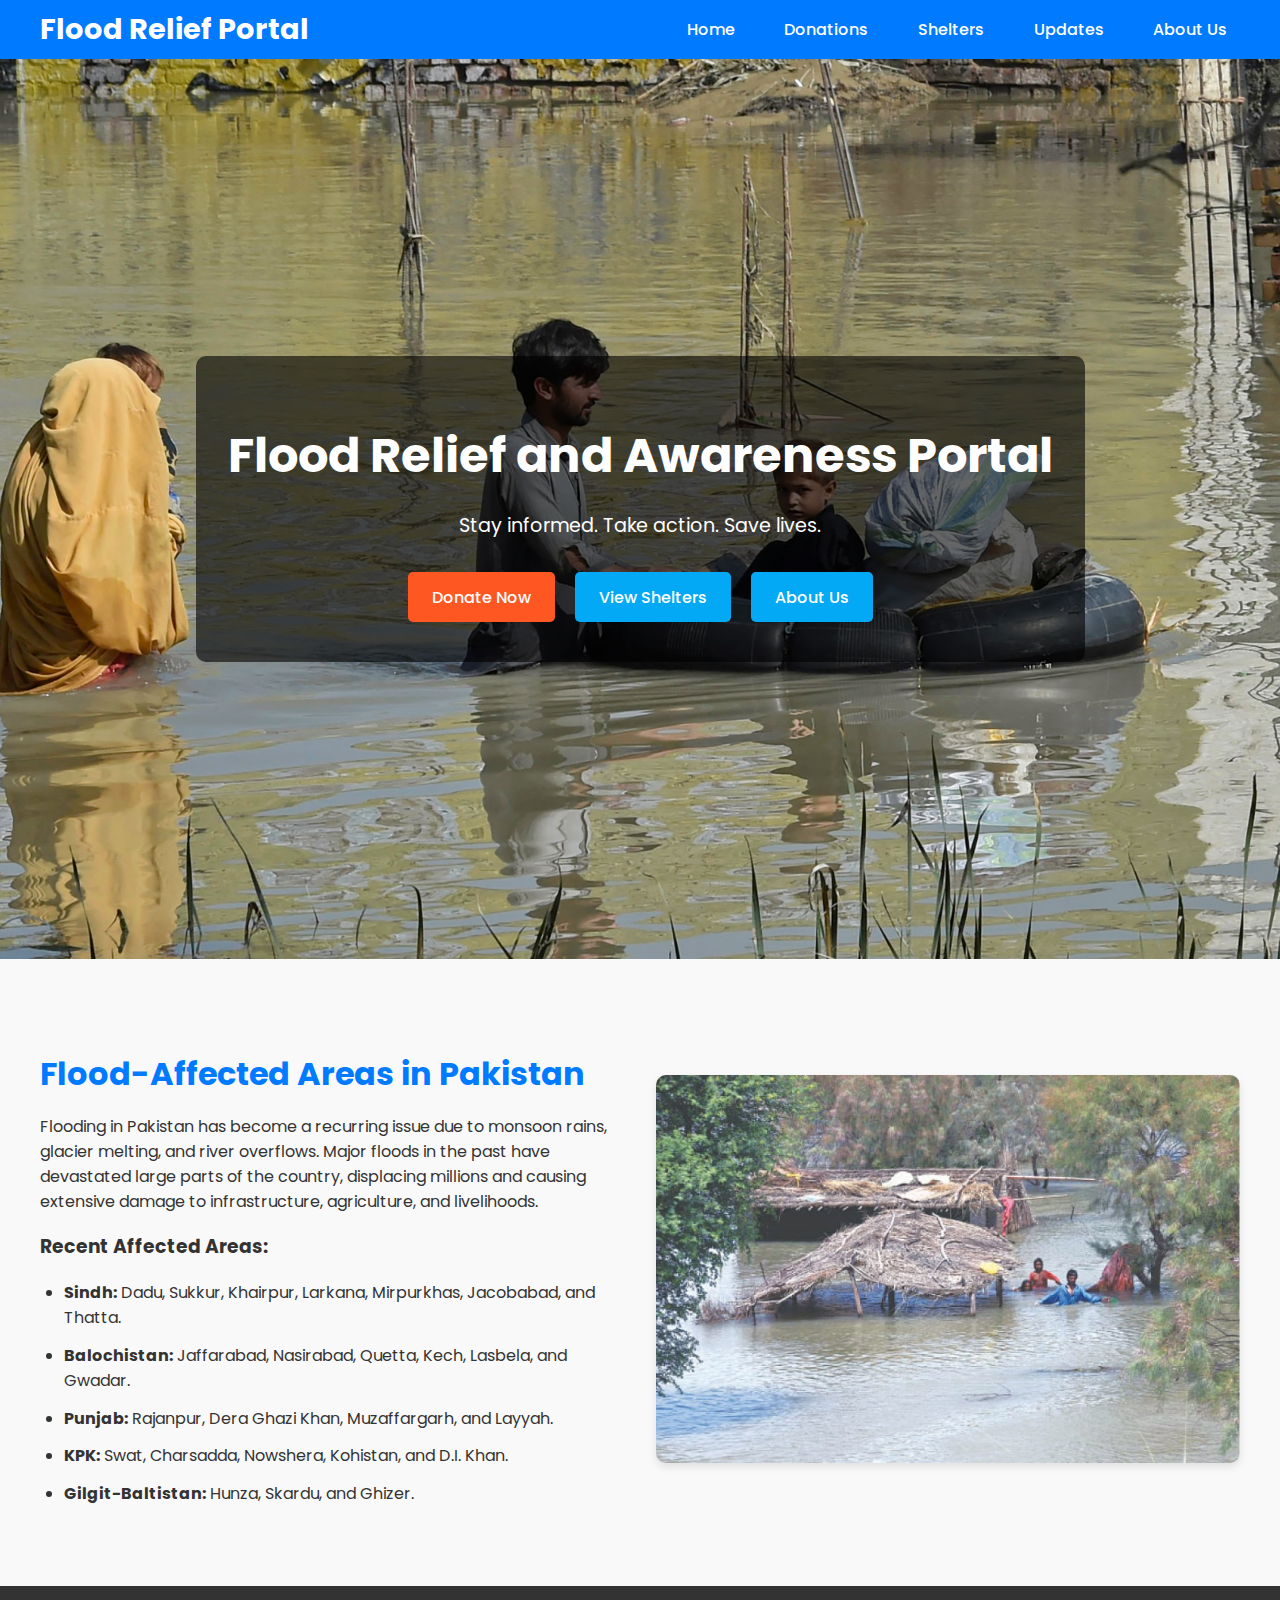
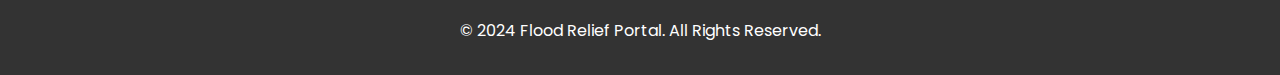
<file: index.html>
﻿<!DOCTYPE html>
<html lang="en">
<head>
    <meta charset="UTF-8">
    <meta name="viewport" content="width=device-width, initial-scale=1.0">
    <title>Flood Relief Portal - Home</title>
    <link rel="stylesheet" href="main-styles.css">
    <link href="https://fonts.googleapis.com/css2?family=Poppins:wght@300;500;700&display=swap" rel="stylesheet">
</head>
<body>
    <!-- Header -->
    <header>
        <div class="header-container">
            <div class="logo">
                <a href="index.html">Flood Relief Portal</a>
            </div>
            <nav class="navbar">
                <ul>
                    <li><a href="index.html">Home</a></li>
                    
                    <li><a href="donation.html">Donations</a></li>
                    <li><a href="shelters.html">Shelters</a></li>
                    <li><a href="updates.html">Updates</a></li>
                    <li><a href="about.html">About Us</a></li>
                </ul>
            </nav>
        </div>
    </header>

    <!-- Hero Section -->
    <section class="hero">
        <div class="hero-overlay">
            <h1>Flood Relief and Awareness Portal</h1>
            <p>Stay informed. Take action. Save lives.</p>
            <div class="hero-buttons">
                <a href="donation.html" class="btn primary">Donate Now</a>
                <a href="shelters.html" class="btn secondary">View Shelters</a>
                <a href="about.html" class="btn secondary">About Us</a>
            </div>
        </div>
    </section>

    <!-- About Section -->
    <section id="about-portal" class="about-section">
        <div class="about-container">
            <div class="about-text">
                <h2>Flood-Affected Areas in Pakistan</h2>
                <p>
                    Flooding in Pakistan has become a recurring issue due to monsoon rains, glacier melting, and river overflows. Major floods in the past have devastated large parts of the country, displacing millions and causing extensive damage to infrastructure, agriculture, and livelihoods.
                </p>
                <h3>Recent Affected Areas:</h3>
                <ul>
                    <li><strong>Sindh:</strong> Dadu, Sukkur, Khairpur, Larkana, Mirpurkhas, Jacobabad, and Thatta.</li>
                    <li><strong>Balochistan:</strong> Jaffarabad, Nasirabad, Quetta, Kech, Lasbela, and Gwadar.</li>
                    <li><strong>Punjab:</strong> Rajanpur, Dera Ghazi Khan, Muzaffargarh, and Layyah.</li>
                    <li><strong>KPK:</strong> Swat, Charsadda, Nowshera, Kohistan, and D.I. Khan.</li>
                    <li><strong>Gilgit-Baltistan:</strong> Hunza, Skardu, and Ghizer.</li>
                </ul>
            </div>
            <div class="about-image">
                <img src="2 img.jpg" alt="Flood-Affected Areas">
            </div>
        </div>
    </section>

    <!-- Footer -->
    <footer>
        <p>&copy; 2024 Flood Relief Portal. All Rights Reserved.</p>
    </footer>
</body>
</html>
</file>
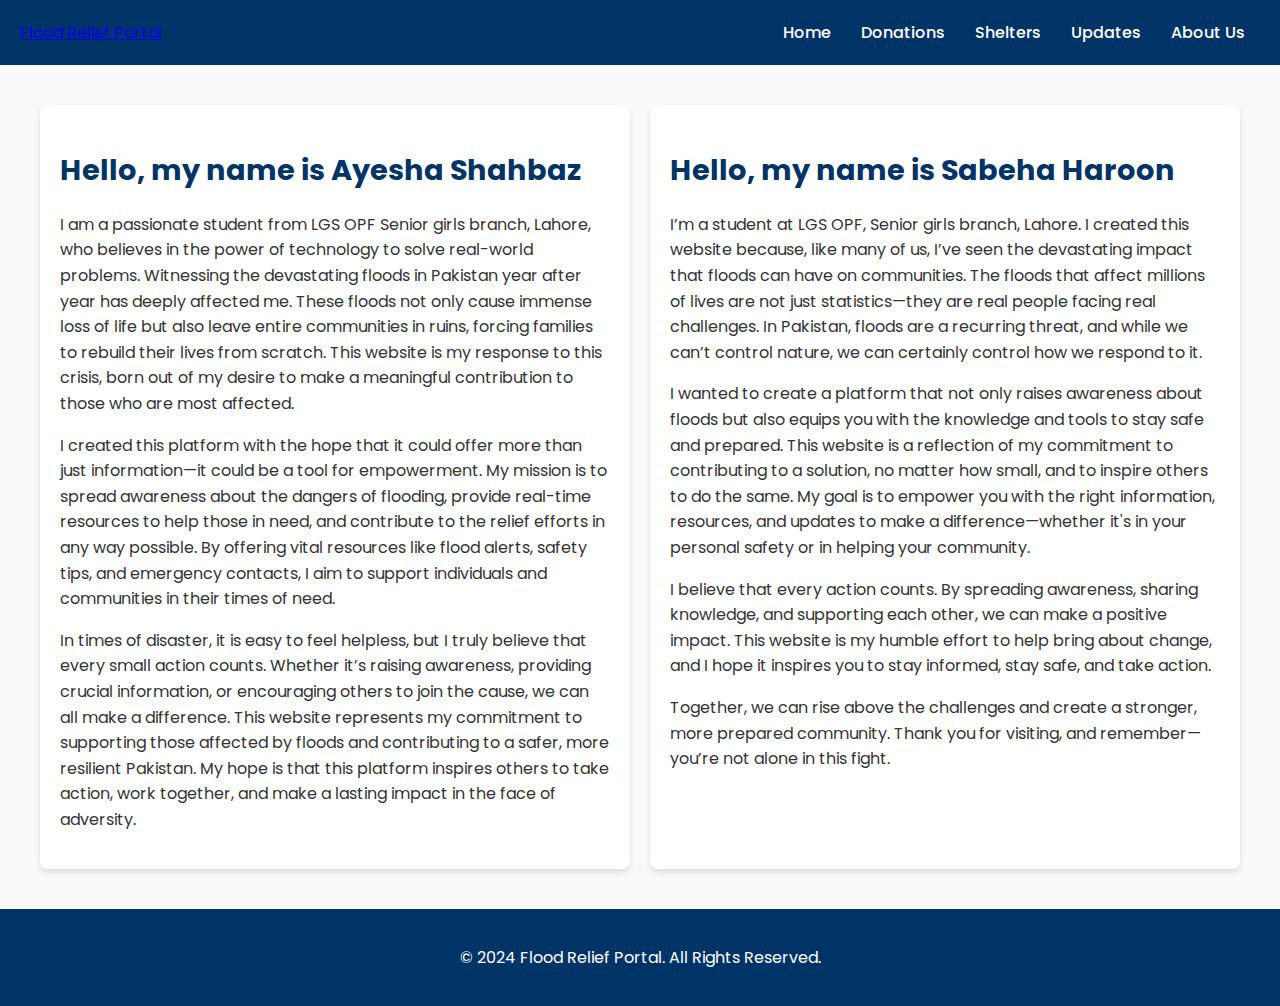
<file: about.html>
﻿<!DOCTYPE html>
<html lang="en">
<head>
    <meta charset="UTF-8">
    <meta name="viewport" content="width=device-width, initial-scale=1.0">
    <title>Flood Relief Portal - About Us</title>
    <link rel="stylesheet" href="about-styles.css">
    <link href="https://fonts.googleapis.com/css2?family=Poppins:wght@300;500;700&display=swap" rel="stylesheet">
</head>
<body>
    <!-- Header -->
    <header>
        <div class="header-container">
            <div class="logo">
                <a href="index.html">Flood Relief Portal</a>
            </div>
            <nav class="navbar">
                <ul>
                    <li><a href="index.html">Home</a></li>
                    <li><a href="donation.html">Donations</a></li>
                    <li><a href="shelters.html">Shelters</a></li>
                    <li><a href="updates.html">Updates</a></li>
                    <li><a href="about.html">About Us</a></li>
                </ul>
            </nav>
        </div>
    </header>

    <!-- About Us Section -->
    <section class="about-section">
        <div class="content-container">
            <!-- Left Side -->
            <div class="left-content">
                <h2>Hello, my name is Ayesha Shahbaz</h2>
                <p>
                    I am a passionate student from LGS OPF Senior girls branch, Lahore,  who believes in the power of technology to solve real-world problems.
                    Witnessing the devastating floods in Pakistan year after year has deeply affected me. These floods
                    not only cause immense loss of life but also leave entire communities in ruins, forcing families to
                    rebuild their lives from scratch. This website is my response to this crisis, born out of my desire
                    to make a meaningful contribution to those who are most affected.
                </p>
                <p>
                    I created this platform with the hope that it could offer more than just information—it could be a
                    tool for empowerment. My mission is to spread awareness about the dangers of flooding, provide
                    real-time resources to help those in need, and contribute to the relief efforts in any way possible.
                    By offering vital resources like flood alerts, safety tips, and emergency contacts, I aim to support
                    individuals and communities in their times of need.
                </p>
                <p>
                    In times of disaster, it is easy to feel helpless, but I truly believe that every small action counts.
                    Whether it’s raising awareness, providing crucial information, or encouraging others to join the cause,
                    we can all make a difference. This website represents my commitment to supporting those affected by floods
                    and contributing to a safer, more resilient Pakistan. My hope is that this platform inspires others to
                    take action, work together, and make a lasting impact in the face of adversity.
                </p>
            </div>

            <!-- Right Side -->
            <div class="right-content">
                <h2>Hello, my name is Sabeha Haroon</h2>
                <p>
                    I’m a student at LGS OPF, Senior girls branch, Lahore. I created this website because, like many of us, I’ve seen the devastating
                    impact that floods can have on communities. The floods that affect millions of lives are not just
                    statistics—they are real people facing real challenges. In Pakistan, floods are a recurring threat,
                    and while we can’t control nature, we can certainly control how we respond to it.
                </p>
                <p>
                    I wanted to create a platform that not only raises awareness about floods but also equips you with the
                    knowledge and tools to stay safe and prepared. This website is a reflection of my commitment to
                    contributing to a solution, no matter how small, and to inspire others to do the same. My goal is to
                    empower you with the right information, resources, and updates to make a difference—whether it's in
                    your personal safety or in helping your community.
                </p>
                <p>
                    I believe that every action counts. By spreading awareness, sharing knowledge, and supporting each other,
                    we can make a positive impact. This website is my humble effort to help bring about change, and I hope
                    it inspires you to stay informed, stay safe, and take action.
                </p>
                <p>
                    Together, we can rise above the challenges and create a stronger, more prepared community. Thank you for
                    visiting, and remember—you’re not alone in this fight.
                </p>
            </div>
        </div>
    </section>

    <!-- Footer -->
    <footer>
        <p>&copy; 2024 Flood Relief Portal. All Rights Reserved.</p>
    </footer>
</body>
</html>
</file>
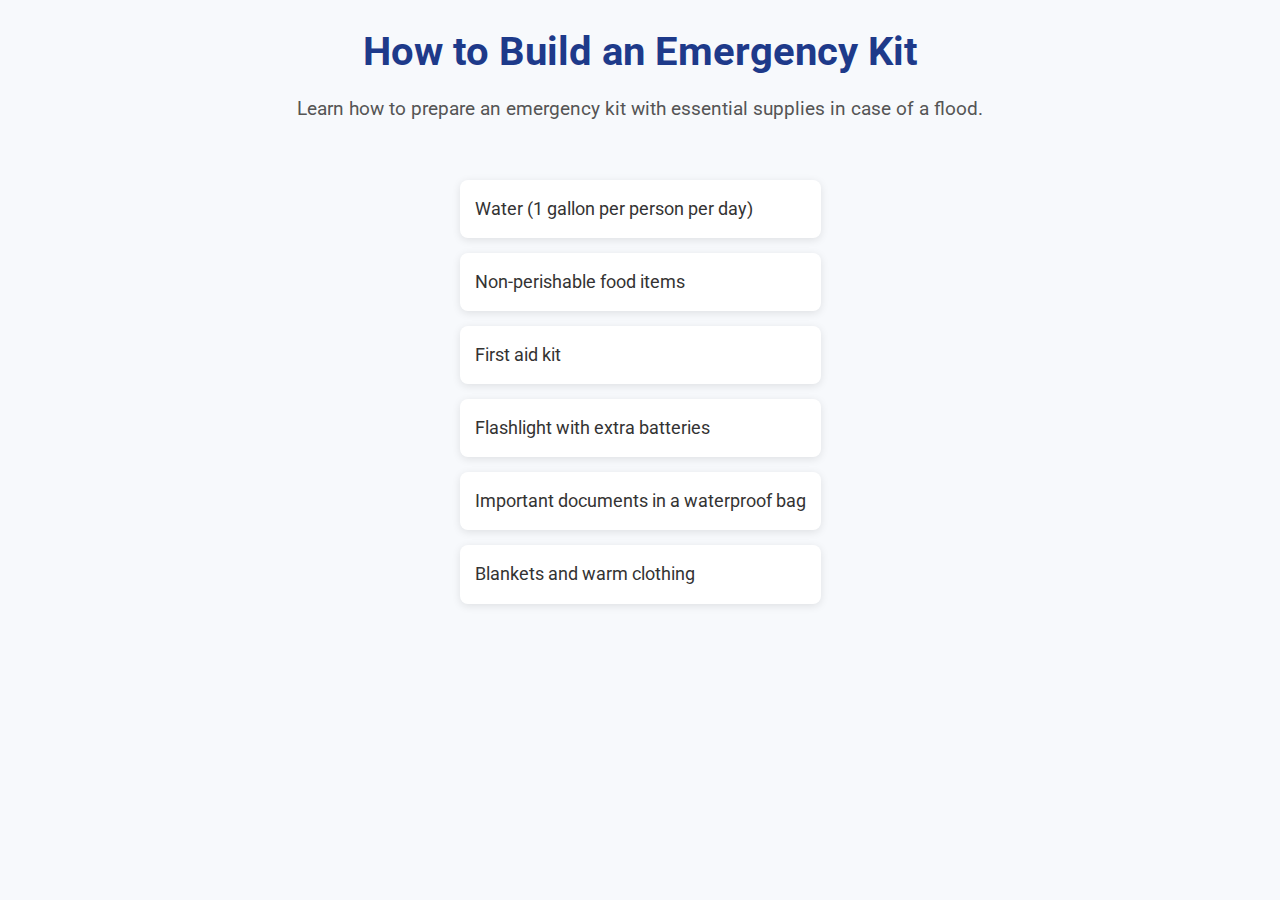
<file: build-emergency-kit.html>
﻿<!DOCTYPE html>
<html lang="en">
<head>
    <meta charset="UTF-8">
    <meta name="viewport" content="width=device-width, initial-scale=1.0">
    <title>How to Build an Emergency Kit</title>
    <link href="https://fonts.googleapis.com/css2?family=Roboto:wght@400;500;700&display=swap" rel="stylesheet">
    <link rel="stylesheet" href="emergencykit.css">
</head>
<body>
    <div class="container">
        <header>
            <h1>How to Build an Emergency Kit</h1>
            <p class="intro">Learn how to prepare an emergency kit with essential supplies in case of a flood.</p>
        </header>

        <section class="kit-list">
            <ul>
                <li>Water (1 gallon per person per day)</li>
                <li>Non-perishable food items</li>
                <li>First aid kit</li>
                <li>Flashlight with extra batteries</li>
                <li>Important documents in a waterproof bag</li>
                <li>Blankets and warm clothing</li>
            </ul>
        </section>
    </div>
</body>
</html>
</file>
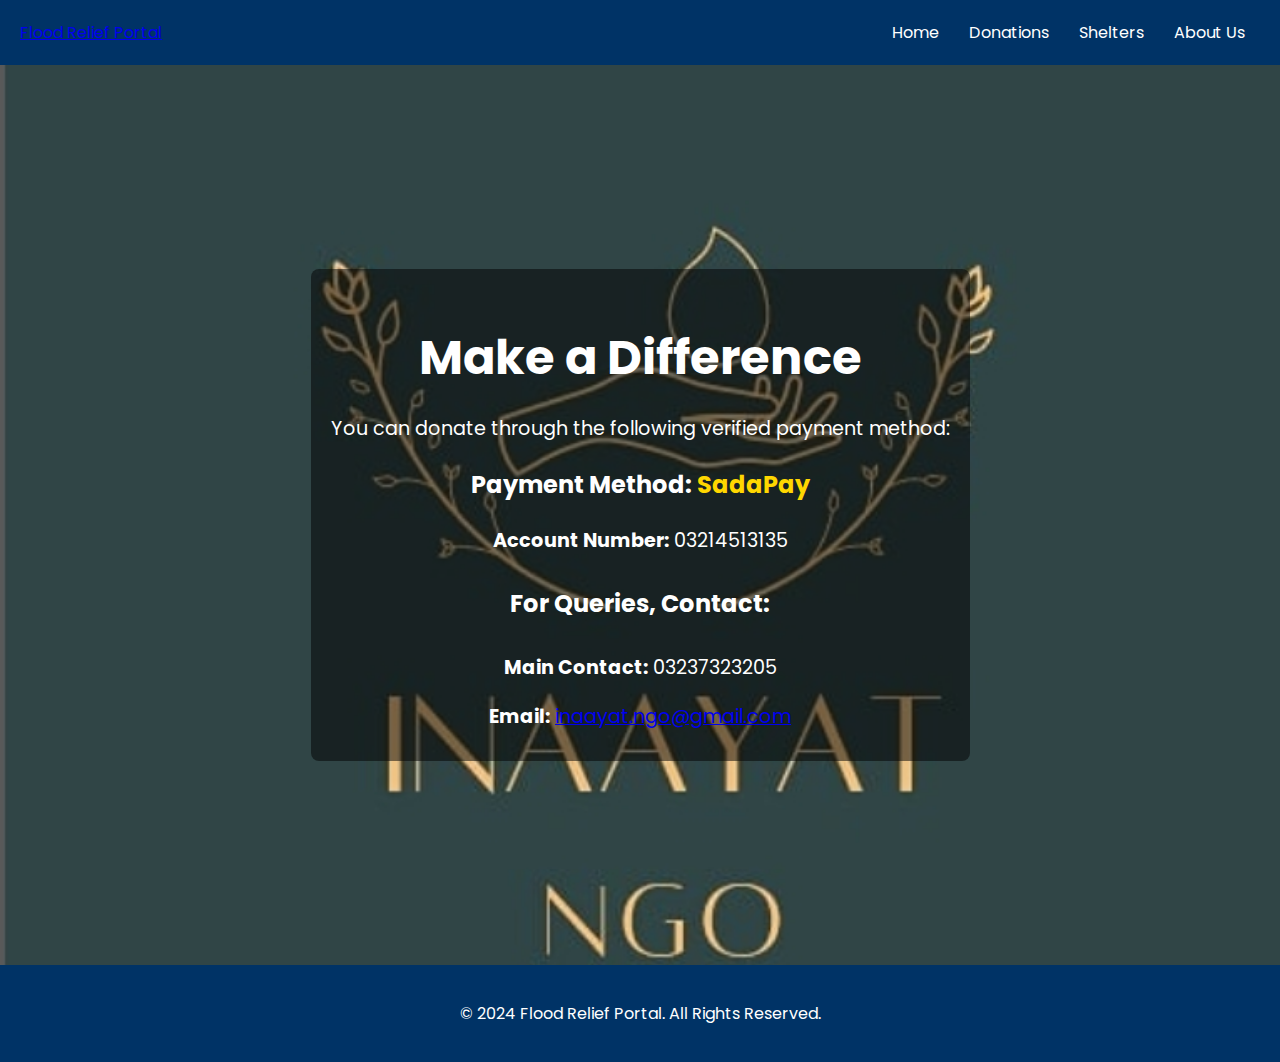
<file: donation.html>
﻿<!DOCTYPE html>
<html lang="en">
<head>
    <meta charset="UTF-8">
    <meta name="viewport" content="width=device-width, initial-scale=1.0">
    <title>Flood Relief Portal - Donate</title>
    <link rel="stylesheet" href="donation-styles.css">
    <link href="https://fonts.googleapis.com/css2?family=Poppins:wght@300;500;700&display=swap" rel="stylesheet">
</head>
<body>
    <!-- Header -->
    <header>
        <div class="header-container">
            <div class="logo">
                <a href="index.html">Flood Relief Portal</a>
            </div>
            <nav class="navbar">
                <ul>
                    <li><a href="index.html">Home</a></li>
                    <li><a href="donation.html">Donations</a></li>
                    <li><a href="shelters.html">Shelters</a></li>
                    <li><a href="#about-us">About Us</a></li>
                </ul>
            </nav>
        </div>
    </header>

    <!-- Hero Section with Sliding Images and Overlay Text -->
    <div class="hero-slider">
        <div class="overlay">
            <h1>Make a Difference</h1>
            <p>You can donate through the following verified payment method:</p>
            <h3>Payment Method: <span>SadaPay</span></h3>
            <p><strong>Account Number:</strong> 03214513135</p>
            <h4>For Queries, Contact:</h4>
            <p><strong>Main Contact:</strong> 03237323205</p>
            <p><strong>Email:</strong> <a href="mailto:inaayat.ngo@gmail.com">inaayat.ngo@gmail.com</a></p>
        </div>
        <div class="slides">
            <div class="slide" style="background-image: url('inayaat 1 img.jpeg');"></div>

            <div class="slide" style="background-image: url('inayaat 2 img.JPG');"></div>

            <div class="slide" style="background-image: url('inayaat 3 img.JPG');"></div>
        </div>
    </div>

    <!-- Footer -->
    <footer>
        <p>&copy; 2024 Flood Relief Portal. All Rights Reserved.</p>
    </footer>

    <!-- JavaScript for Slider -->
    <script>
        const slides = document.querySelectorAll('.slide');
        let currentSlide = 0;

        function startSlider() {
            setInterval(() => {
                slides.forEach((slide, index) => {
                    slide.style.transform = `translateX(${(index - currentSlide) * 100}%)`;
                });
                currentSlide = (currentSlide + 1) % slides.length;
            }, 5000); // Change slide every 5 seconds
        }

        startSlider();
    </script>
</body>
</html>
</file>
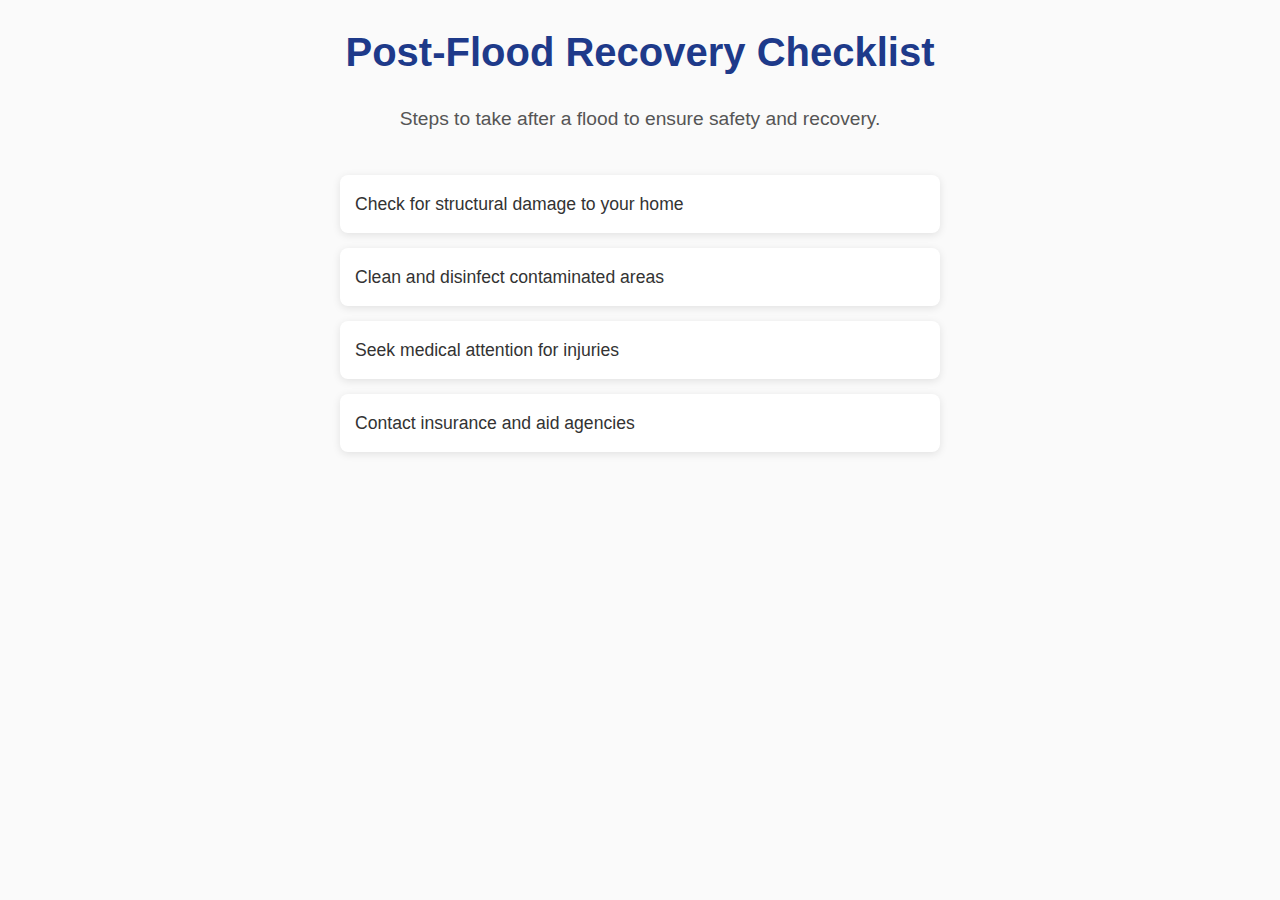
<file: post-flood-recovery.html>
﻿<!DOCTYPE html>
<html lang="en">
<head>
    <meta charset="UTF-8">
    <meta name="viewport" content="width=device-width, initial-scale=1.0">
    <title>Post-Flood Recovery Checklist</title>

    <!-- Link to the external CSS file -->
    <link rel="stylesheet" href="post-flood-recovery.css">
</head>
<body>
    <h1>Post-Flood Recovery Checklist</h1>
    <p>Steps to take after a flood to ensure safety and recovery.</p>
    <ul>
        <li>Check for structural damage to your home</li>
        <li>Clean and disinfect contaminated areas</li>
        <li>Seek medical attention for injuries</li>
        <li>Contact insurance and aid agencies</li>
    </ul>
</body>
</html>
</file>
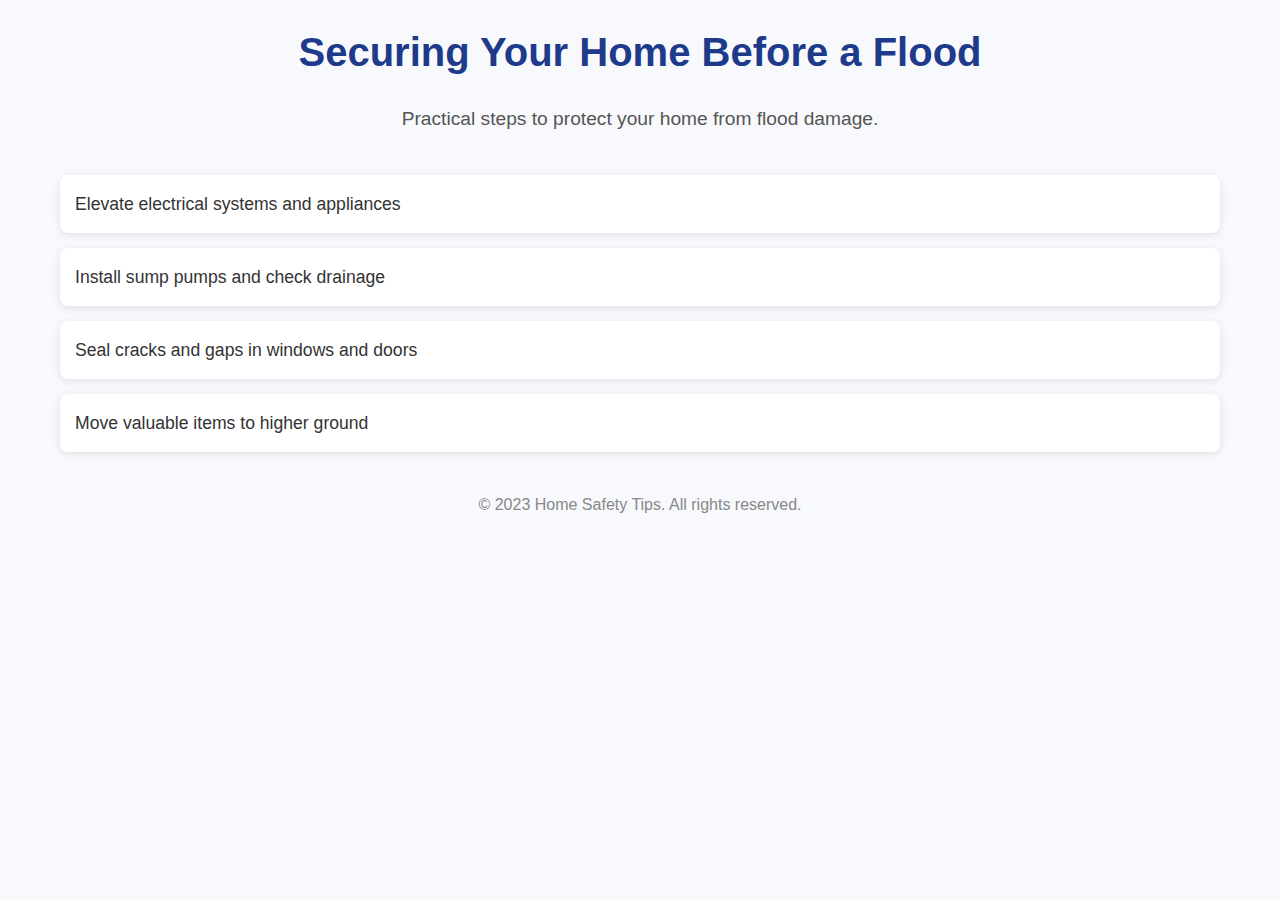
<file: securing-home.html>
﻿<!DOCTYPE html>
<html lang="en">
<head>
    <meta charset="UTF-8">
    <meta name="viewport" content="width=device-width, initial-scale=1.0">
    <title>Securing Your Home Before a Flood</title>
    <!-- Link to External CSS -->
    <link rel="stylesheet" href="style.css">
</head>
<body>
    <h1>Securing Your Home Before a Flood</h1>
    <p>Practical steps to protect your home from flood damage.</p>
    <ul>
        <li>Elevate electrical systems and appliances</li>
        <li>Install sump pumps and check drainage</li>
        <li>Seal cracks and gaps in windows and doors</li>
        <li>Move valuable items to higher ground</li>
    </ul>
    <footer>
        &copy; 2023 Home Safety Tips. All rights reserved.
    </footer>
</body>
</html>
</file>
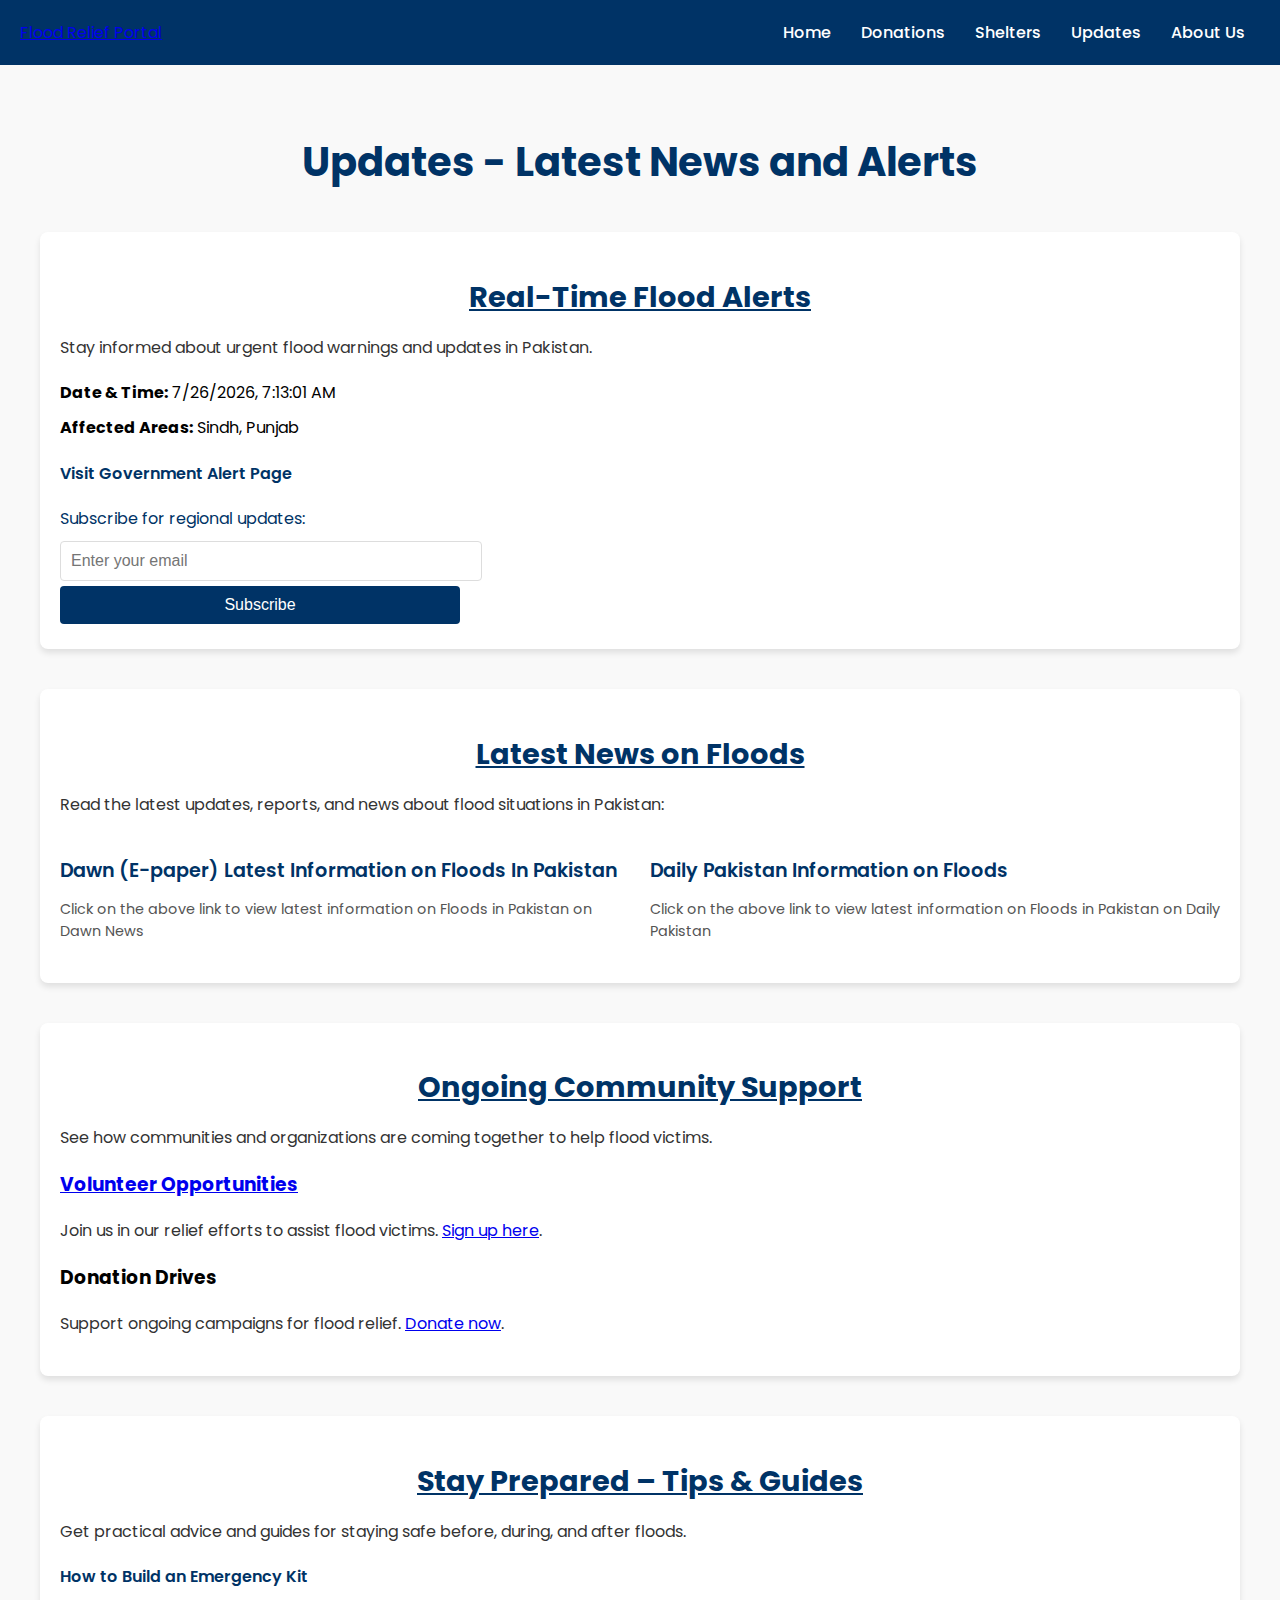
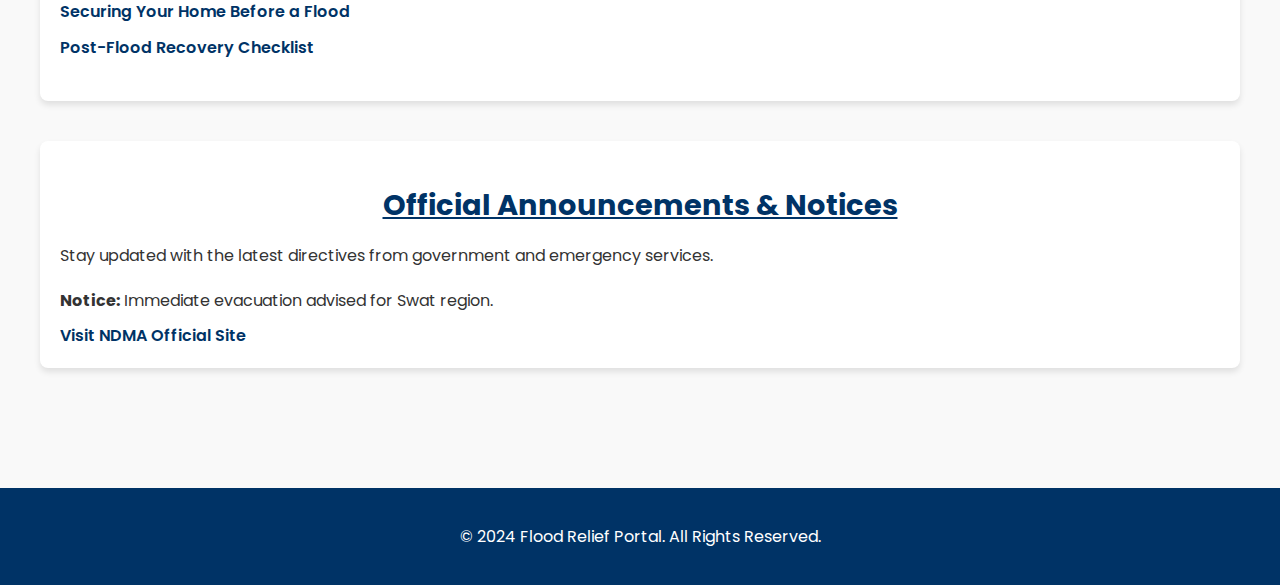
<file: updates.html>
﻿<!DOCTYPE html>
<html lang="en">
<head>
    <meta charset="UTF-8">
    <meta name="viewport" content="width=device-width, initial-scale=1.0">
    <title>Flood Relief Portal - Updates</title>
    <link rel="stylesheet" href="updates-styles.css">
    <link href="https://fonts.googleapis.com/css2?family=Poppins:wght@300;500;700&display=swap" rel="stylesheet">
    <script>
        // JavaScript to display the current date and time dynamically
        window.onload = function() {
            const dateTime = new Date();
            const dateElement = document.getElementById("current-date-time");
            dateElement.innerHTML = dateTime.toLocaleString();
        };
    </script>
</head>
<body>
    <!-- Header -->
    <header>
        <div class="header-container">
            <div class="logo">
                <a href="index.html">Flood Relief Portal</a>
            </div>
            <nav class="navbar">
                <ul>
                    <li><a href="index.html">Home</a></li>
                    <li><a href="donation.html">Donations</a></li>
                    <li><a href="shelters.html">Shelters</a></li>
                    <li><a href="updates.html">Updates</a></li>
                    <li><a href="about.html">About Us</a></li>
                </ul>
            </nav>
        </div>
    </header>

    <!-- Updates Section -->
    <section class="updates-section">
        <h1>Updates - Latest News and Alerts</h1>

        <!-- Latest Flood Alerts -->
        <div class="update-category">
            <h2>Real-Time Flood Alerts</h2>
            <p>Stay informed about urgent flood warnings and updates in Pakistan.</p>
            <div class="alert-container">
                <ul>
                    <li><strong>Date & Time:</strong> <span id="current-date-time"></span></li>
                    <li><strong>Affected Areas:</strong> Sindh, Punjab</li>
                </ul>
                <a href="https://www.pmd.gov.pk/" target="_blank">Visit Government Alert Page</a>
                <form action="mailto:greenaeronautics511@gmail.com" method="post" enctype="text/plain">
                    <label for="subscribe">Subscribe for regional updates:</label>
                    <input type="email" id="subscribe" name="email" placeholder="Enter your email" required>
                    <button type="submit">Subscribe</button>
                </form>
            </div>
        </div>

        <!-- Flood News & Developments -->
        <div class="update-category">
            <h2>Latest News on Floods</h2>
            <p>Read the latest updates, reports, and news about flood situations in Pakistan: </p>
            <div class="news-container">
                <div class="news-item">
                    <h3><a href="https://www.dawn.com/search?cx=016184311056644083324%3Aa1i8yd7zymy&cof=FORID%3A10&ie=UTF-8&q=flood+pakistan" target="_blank">Dawn (E-paper) Latest Information on Floods In Pakistan </a></h3>
                    <p>Click on the above link to view latest information on Floods in Pakistan on Dawn News</p>
                </div>
                
                <div class="news-item">
                    <h3><a href="https://en.dailypakistan.com.pk/?s=flood+pakistan" target="_blank">Daily Pakistan Information on Floods</a></h3>
                    <p>Click on the above link to view latest information on Floods in Pakistan on Daily Pakistan</p>
                </div>
            </div>
        </div>

        <!-- Community & Relief Efforts -->
        <div class="update-category">
            <h2>Ongoing Community Support</h2>
            <p>See how communities and organizations are coming together to help flood victims.</p>
            <div class="community-container">
                <div>
                    <h3><a href="volunteer-signup.html">Volunteer Opportunities</a></h3>
                    <p>Join us in our relief efforts to assist flood victims. <a href="volunteer-signup.html">Sign up here</a>.</p>
                </div>
                <div>
                    <h3>Donation Drives</h3>
                    <p>Support ongoing campaigns for flood relief. <a href="donation.html">Donate now</a>.</p>
                </div>
                
            </div>
        </div>

        <!-- Flood Preparedness & Tips -->
        <div class="update-category">
            <h2>Stay Prepared – Tips & Guides</h2>
            <p>Get practical advice and guides for staying safe before, during, and after floods.</p>
            <div class="tips-container">
                <ul>
                    <li><a href="build-emergency-kit.html">How to Build an Emergency Kit</a></li>
                    <li><a href="securing-home.html">Securing Your Home Before a Flood</a></li>
                    <li><a href="post-flood-recovery.html">Post-Flood Recovery Checklist</a></li>
                </ul>
            </div>
        </div>

        <!-- Government and Emergency Notices -->
        <div class="update-category">
            <h2>Official Announcements & Notices</h2>
            <p>Stay updated with the latest directives from government and emergency services.</p>
            <div class="notice-container">
                <div>
                    <strong>Notice:</strong> Immediate evacuation advised for Swat region.
                </div>
                <a href="https://www.ndma.gov.pk/" target="_blank">Visit NDMA Official Site</a>
            </div>
        </div>
    </section>

    <!-- Footer -->
    <footer>
        <p>&copy; 2024 Flood Relief Portal. All Rights Reserved.</p>
    </footer>
</body>
</html>
</file>
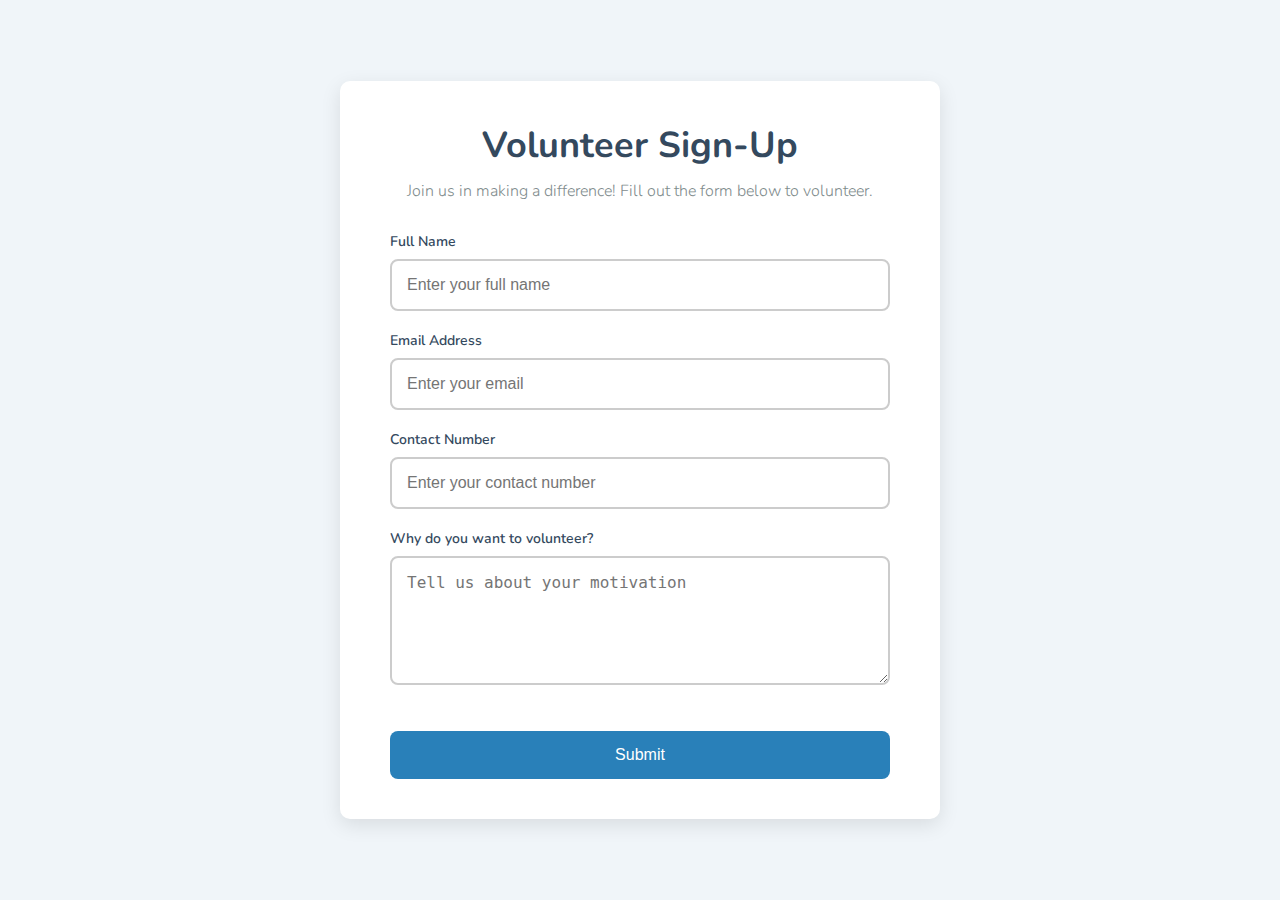
<file: volunteer-signup.html>
﻿<!DOCTYPE html>
<html lang="en">
<head>
    <meta charset="UTF-8">
    <meta name="viewport" content="width=device-width, initial-scale=1.0">
    <title>Volunteer Sign-Up</title>
    <!-- Link to the external CSS file -->
    <link href="https://fonts.googleapis.com/css2?family=Nunito:wght@300;400;600&display=swap" rel="stylesheet">
    <link rel="stylesheet" href="volunteering.css">
</head>
<body>
    <div class="container">
        <div class="header">
            <h1>Volunteer Sign-Up</h1>
            <p class="subtitle">Join us in making a difference! Fill out the form below to volunteer.</p>
        </div>
        <form action="mailto:greenaeronautics511@gmail.com" method="post" enctype="text/plain">
            <div class="form-group">
                <label for="name">Full Name</label>
                <input type="text" id="name" name="name" required placeholder="Enter your full name">
            </div>

            <div class="form-group">
                <label for="email">Email Address</label>
                <input type="email" id="email" name="email" required placeholder="Enter your email">
            </div>

            <div class="form-group">
                <label for="contact">Contact Number</label>
                <input type="tel" id="contact" name="contact" required placeholder="Enter your contact number">
            </div>

            <div class="form-group">
                <label for="message">Why do you want to volunteer?</label>
                <textarea id="message" name="message" rows="5" required placeholder="Tell us about your motivation"></textarea>
            </div>

            <button type="submit" class="submit-btn">Submit</button>
        </form>
    </div>
</body>
</html>
</file>
<file: volunteering.css>
﻿/* styles.css */
* {
    margin: 0;
    padding: 0;
    box-sizing: border-box;
}

body {
    font-family: 'Nunito', sans-serif;
    background: #f0f5f9; /* Light grey background */
    display: flex;
    justify-content: center;
    align-items: center;
    height: 100vh;
}

.container {
    background-color: #fff;
    padding: 40px 50px;
    border-radius: 10px;
    box-shadow: 0 6px 20px rgba(0, 0, 0, 0.1);
    width: 100%;
    max-width: 600px;
    text-align: center;
}

.header h1 {
    font-size: 36px;
    color: #34495e; /* Dark blue-grey color */
    margin-bottom: 10px;
}

.subtitle {
    font-size: 16px;
    color: #7f8c8d;
    margin-bottom: 30px;
    font-weight: 300;
}

form {
    display: flex;
    flex-direction: column;
    gap: 20px;
}

.form-group {
    text-align: left;
}

label {
    font-size: 14px;
    font-weight: 600;
    color: #34495e;
    margin-bottom: 8px;
    display: block;
}

input, textarea {
    width: 100%;
    padding: 15px;
    font-size: 16px;
    border: 2px solid #ccc;
    border-radius: 8px;
    outline: none;
    transition: border-color 0.3s ease, box-shadow 0.3s ease;
}

    input:focus, textarea:focus {
        border-color: #2980b9; /* Blue border color */
        box-shadow: 0 0 8px rgba(41, 128, 185, 0.3);
    }

textarea {
    resize: vertical;
}

button.submit-btn {
    padding: 15px 30px;
    background-color: #2980b9; /* Blue color for the button */
    color: #fff;
    font-size: 16px;
    border: none;
    border-radius: 8px;
    cursor: pointer;
    transition: background-color 0.3s ease;
    margin-top: 20px;
}

    button.submit-btn:hover {
        background-color: #3498db; /* Lighter blue on hover */
    }

    button.submit-btn:active {
        background-color: #1f618d; /* Darker blue when clicked */
    }

    button.submit-btn:disabled {
        background-color: #bdc3c7;
        cursor: not-allowed;
    }
</file>
<file: main-styles.css>
﻿/* General Reset */
body {
    font-family: 'Poppins', sans-serif;
    margin: 0;
    padding: 0;
    box-sizing: border-box;
    color: #333;
}

a {
    text-decoration: none;
    color: inherit;
}

/* Header Styling */
header {
    background: #007bff;
    color: white;
    padding: 0.5rem 1rem;
    box-shadow: 0 2px 4px rgba(0, 0, 0, 0.1);
}

.header-container {
    display: flex;
    align-items: center;
    justify-content: space-between;
    max-width: 1200px;
    margin: 0 auto;
}

.logo a {
    font-size: 1.8rem;
    font-weight: bold;
    color: white;
}

.navbar ul {
    display: flex;
    list-style: none;
    margin: 0;
    padding: 0;
    gap: 1.5rem;
}

    .navbar ul li a {
        font-size: 1rem;
        font-weight: 500;
        padding: 0.5rem 0.8rem;
        color: white;
        border-radius: 5px;
        transition: background 0.3s ease;
    }

        .navbar ul li a:hover {
            background: rgba(255, 255, 255, 0.2);
        }

/* Hero Section */
.hero {
    position: relative;
    background: url('1 img.jpg') no-repeat center center/cover;
    height: 100vh;
    display: flex;
    align-items: center;
    justify-content: center;
    color: white;
    text-align: center;
}

.hero-overlay {
    background: rgba(0, 0, 0, 0.6); /* Dark overlay */
    padding: 2rem;
    border-radius: 10px;
}

.hero h1 {
    font-size: 3rem;
    margin-bottom: 1rem;
}

.hero p {
    font-size: 1.2rem;
    margin-bottom: 1.5rem;
}

.hero-buttons .btn {
    display: inline-block;
    margin: 0.5rem;
    padding: 0.8rem 1.5rem;
    font-size: 1rem;
    font-weight: 500;
    border-radius: 5px;
    transition: background 0.3s ease;
}

    .hero-buttons .btn.primary {
        background: #ff5722;
        color: white;
    }

        .hero-buttons .btn.primary:hover {
            background: #e64a19;
        }

    .hero-buttons .btn.secondary {
        background: #03a9f4;
        color: white;
    }

        .hero-buttons .btn.secondary:hover {
            background: #0288d1;
        }

/* About Section */
.about-section {
    padding: 4rem 2rem;
    background: #f9f9f9;
}

.about-container {
    display: flex;
    gap: 2rem;
    max-width: 1200px;
    margin: 0 auto;
    align-items: center;
}

.about-text {
    flex: 1;
    text-align: left;
}

    .about-text h2 {
        font-size: 2rem;
        color: #007bff;
        margin-bottom: 1rem;
    }

    .about-text ul {
        margin-top: 1rem;
        padding-left: 1.5rem;
    }

        .about-text ul li {
            margin-bottom: 0.8rem;
        }

.about-image {
    flex: 1;
}

    .about-image img {
        max-width: 100%;
        border-radius: 10px;
        box-shadow: 0 4px 8px rgba(0, 0, 0, 0.1);
    }

/* Footer */
footer {
    background: #333;
    color: white;
    text-align: center;
    padding: 1rem;
}
</file>
<file: about-styles.css>
﻿/* General Reset */
body {
    margin: 0;
    padding: 0;
    font-family: 'Poppins', sans-serif;
    background-color: #f9f9f9;
    overflow-x: hidden;
}

.header-container {
    display: flex;
    justify-content: space-between;
    align-items: center;
    padding: 20px;
    background-color: #003366;
    color: white;
}

.navbar ul {
    list-style: none;
    margin: 0;
    padding: 0;
    display: flex;
}

.navbar li {
    margin: 0 15px;
}

.navbar a {
    color: white;
    text-decoration: none;
    font-weight: 500;
}

.about-section {
    padding: 40px;
}

.content-container {
    display: flex;
    flex-wrap: wrap;
    justify-content: space-between;
    gap: 20px;
}

.left-content, .right-content {
    flex: 1;
    min-width: 45%;
    background-color: white;
    padding: 20px;
    border-radius: 8px;
    box-shadow: 0px 4px 6px rgba(0, 0, 0, 0.1);
}

    .left-content h2, .right-content h2 {
        font-size: 1.8rem;
        margin-bottom: 20px;
        color: #003366;
    }

    .left-content p, .right-content p {
        font-size: 1rem;
        line-height: 1.6;
        color: #333;
    }

footer {
    text-align: center;
    padding: 20px;
    background-color: #003366;
    color: white;
}
</file>
<file: emergencykit.css>
﻿/* Reset some default styling */
* {
    margin: 0;
    padding: 0;
    box-sizing: border-box;
}

/* Body Styling */
body {
    font-family: 'Roboto', sans-serif;
    background-color: #f7f9fc;
    color: #333;
    line-height: 1.6;
    padding: 20px;
    max-width: 1200px;
    margin: 0 auto;
}

/* Header Styling */
header {
    text-align: center;
    margin-bottom: 40px;
}

h1 {
    font-size: 2.5rem;
    color: #1e3a8a;
}

.intro {
    font-size: 1.2rem;
    color: #555;
    margin-top: 10px;
}

/* Kit List Styling */
section.kit-list {
    display: flex;
    justify-content: center;
    margin-top: 40px;
}

ul {
    list-style-type: none;
    padding: 0;
    max-width: 600px;
    margin: 0 auto;
}

    ul li {
        font-size: 1.1rem;
        background-color: #ffffff;
        margin: 15px 0;
        padding: 15px;
        border-radius: 8px;
        box-shadow: 0 2px 8px rgba(0, 0, 0, 0.1);
        transition: background-color 0.3s ease;
    }

        ul li:hover {
            background-color: #e0f7fa;
        }
</file>
<file: donation-styles.css>
﻿/* General Reset */
body {
    margin: 0;
    padding: 0;
    font-family: 'Poppins', sans-serif;
    overflow-x: hidden;
}

.header-container {
    display: flex;
    justify-content: space-between;
    align-items: center;
    padding: 20px;
    background-color: #003366;
    color: white;
}

.navbar ul {
    list-style: none;
    margin: 0;
    padding: 0;
    display: flex;
}

.navbar li {
    margin: 0 15px;
}

.navbar a {
    color: white;
    text-decoration: none;
}

.hero-slider {
    position: relative;
    height: 100vh;
    width: 100%;
    overflow: hidden;
    display: flex;
    align-items: safe center;
    justify-content: center;
}

.slides {
    display: flex;
    height: 100%;
    width: 100%;
    position: absolute;
}

.slide {
    min-width: 100%;
    height: 100%;
    background-size: cover;
    background-position: center;
    transition: transform 0.8s ease-in-out;
}

.overlay {
    position: absolute;
    z-index: 1;
    text-align: center;
    color: white;
    background-color: rgba(0, 0, 0, 0.5); /* Semi-transparent overlay */
    padding: 20px;
    border-radius: 8px;
}

    .overlay h1 {
        font-size: 3rem;
        margin-bottom: 20px;
    }

    .overlay p {
        font-size: 1.2rem;
        margin-bottom: 10px;
    }

    .overlay h3, .overlay h4 {
        font-size: 1.5rem;
    }

    .overlay span {
        color: #FFD700;
    }

footer {
    text-align: center;
    padding: 20px;
    background-color: #003366;
    color: white;
}
</file>
<file: post-flood-recovery.css>
﻿/* Reset some default styling */
* {
    margin: 0;
    padding: 0;
    box-sizing: border-box;
}

/* Body Styling */
body {
    font-family: 'Arial', sans-serif;
    background-color: #fafafa;
    color: #333;
    line-height: 1.6;
    padding: 20px;
    max-width: 1200px;
    margin: 0 auto;
}

/* Header Styling */
h1 {
    font-size: 2.5rem;
    color: #1e3a8a;
    text-align: center;
    margin-bottom: 20px;
}

/* Paragraph Styling */
p {
    font-size: 1.2rem;
    color: #555;
    text-align: center;
    margin-bottom: 40px;
}

/* Unordered List Styling */
ul {
    list-style-type: none;
    padding: 0;
    margin: 0 auto;
    max-width: 600px;
}

    ul li {
        font-size: 1.1rem;
        background-color: #ffffff;
        margin: 15px 0;
        padding: 15px;
        border-radius: 8px;
        box-shadow: 0 2px 8px rgba(0, 0, 0, 0.1);
        transition: background-color 0.3s ease;
    }

        ul li:hover {
            background-color: #e0f7fa;
        }
</file>
<file: style.css>
﻿/* Reset some default styling */
* {
    margin: 0;
    padding: 0;
    box-sizing: border-box;
}

/* Body Styling */
body {
    font-family: 'Arial', sans-serif;
    background-color: #f7f9fc;
    color: #333;
    line-height: 1.6;
    padding: 20px;
    max-width: 1200px;
    margin: 0 auto;
}

/* Header Styling */
h1 {
    font-size: 2.5rem;
    color: #1e3a8a;
    text-align: center;
    margin-bottom: 20px;
}

/* Paragraph Styling */
p {
    font-size: 1.2rem;
    color: #555;
    text-align: center;
    margin-bottom: 40px;
}

/* Unordered List Styling */
ul {
    list-style-type: none;
    padding: 0;
}

    ul li {
        font-size: 1.1rem;
        background-color: #ffffff;
        margin: 15px 0;
        padding: 15px;
        border-radius: 8px;
        box-shadow: 0 2px 8px rgba(0, 0, 0, 0.1);
        transition: background-color 0.3s ease;
    }

        ul li:hover {
            background-color: #e0f7fa;
        }

/* Footer Styling */
footer {
    text-align: center;
    margin-top: 40px;
    font-size: 1rem;
    color: #888;
}

    footer a {
        color: #1e3a8a;
        text-decoration: none;
    }

        footer a:hover {
            text-decoration: underline;
        }
</file>
<file: updates-styles.css>
﻿/* General Reset */
body {
    margin: 0;
    padding: 0;
    font-family: 'Poppins', sans-serif;
    background-color: #f9f9f9;
    overflow-x: hidden;
}

/* Header Styles */
.header-container {
    display: flex;
    justify-content: space-between;
    align-items: center;
    padding: 20px;
    background-color: #003366;
    color: white;
}

.navbar ul {
    list-style: none;
    margin: 0;
    padding: 0;
    display: flex;
}

.navbar li {
    margin: 0 15px;
}

.navbar a {
    color: white;
    text-decoration: none;
    font-weight: 500;
}

    .navbar a:hover {
        text-decoration: underline;
    }

/* Updates Section Styles */
.updates-section {
    padding: 40px;
    max-width: 1200px;
    margin: auto;
}

    .updates-section h1 {
        text-align: center;
        color: #003366;
        font-size: 2.5rem;
        margin-bottom: 40px;
    }

.update-category {
    margin-bottom: 40px;
    background-color: white;
    border-radius: 8px;
    padding: 20px;
    box-shadow: 0px 4px 6px rgba(0, 0, 0, 0.1);
}

    .update-category h2 {
        color: #003366;
        font-size: 1.8rem;
        text-align:center;
        text-decoration:underline;
        margin-bottom: 15px;
    }

    .update-category p {
        font-size: 1rem;
        color: #333;
        margin-bottom: 20px;
    }

.alert-container ul,
.tips-container ul {
    list-style: none;
    padding: 0;
    margin: 0 0 20px;
}

    .alert-container ul li,
    .tips-container ul li {
        font-size: 1rem;
        margin-bottom: 10px;
        line-height: 1.6;
    }

        .alert-container a,
        .news-item a,
        .tips-container ul li a {
            color: #003366;
            text-decoration: none;
            font-weight: 600;
        }

            .alert-container a:hover,
            .news-item a:hover,
            .tips-container ul li a:hover {
                text-decoration: underline;
            }

.news-container {
    display: grid;
    grid-template-columns: 1fr 1fr;
    gap: 20px;
}

.news-item h3 {
    font-size: 1.2rem;
    margin-bottom: 10px;
}

.news-item p {
    font-size: 0.9rem;
    line-height: 1.5;
    color: #555;
}

.community-container div {
    margin-bottom: 20px;
}

.notice-container div {
    font-size: 1rem;
    color: #333;
    margin-bottom: 10px;
}

.notice-container a {
    font-weight: 600;
    color: #003366;
    text-decoration: none;
}

form {
    margin-top: 20px;
}

    form label {
        font-size: 1rem;
        margin-bottom: 10px;
        display: block;
        color: #003366;
    }

    form input,
    form button {
        padding: 10px;
        font-size: 1rem;
        margin: 5px 0;
        border-radius: 4px;
        border: 1px solid #ddd;
        width: 100%;
        max-width: 400px;
        display: block;
    }

    form button {
        background-color: #003366;
        color: white;
        border: none;
        cursor: pointer;
        transition: background-color 0.3s ease;
    }

        form button:hover {
            background-color: #00509e;
        }

/* Footer Styles */
footer {
    text-align: center;
    padding: 20px;
    background-color: #003366;
    color: white;
    margin-top: 40px;
}

/* Responsive Styles */
@media (max-width: 768px) {
    .news-container {
        grid-template-columns: 1fr;
    }

    .updates-section h1 {
        font-size: 2rem;
    }

    .update-category h2 {
        font-size: 1.5rem;
    }
}
</file>
